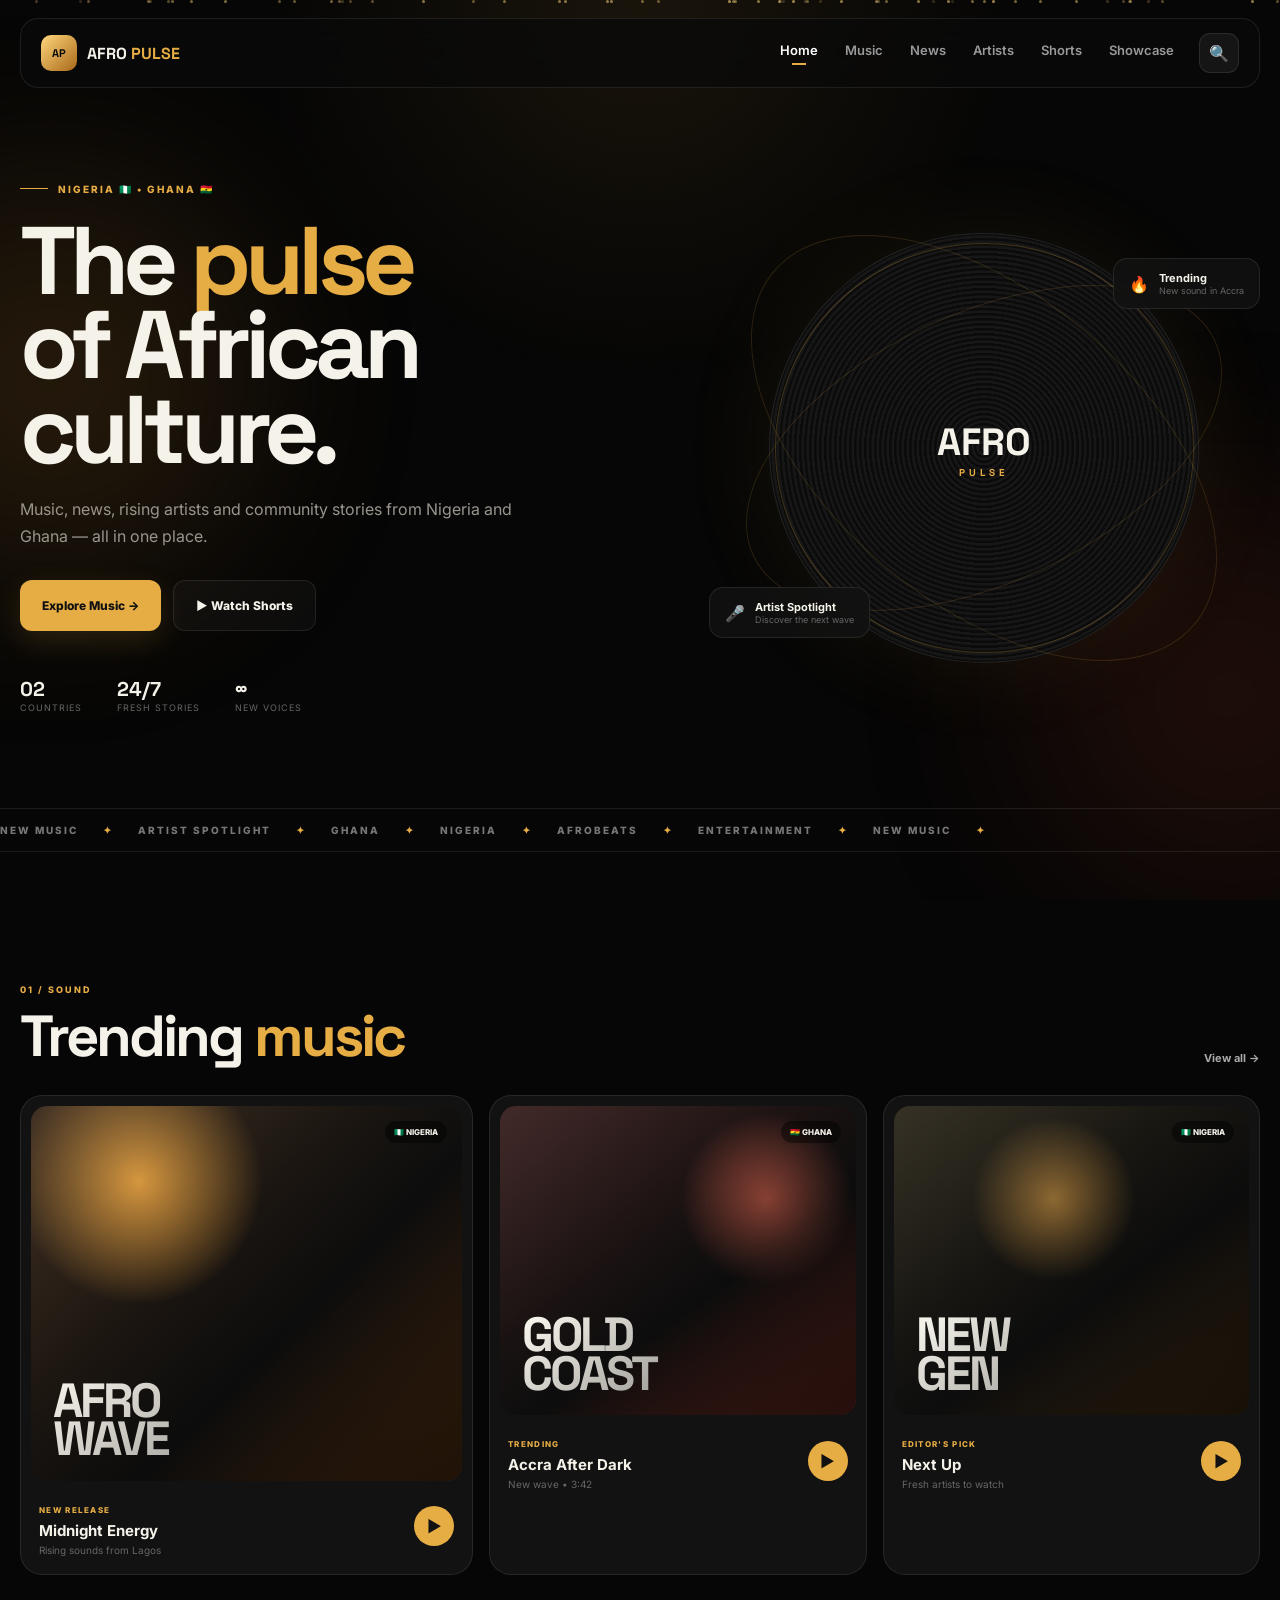
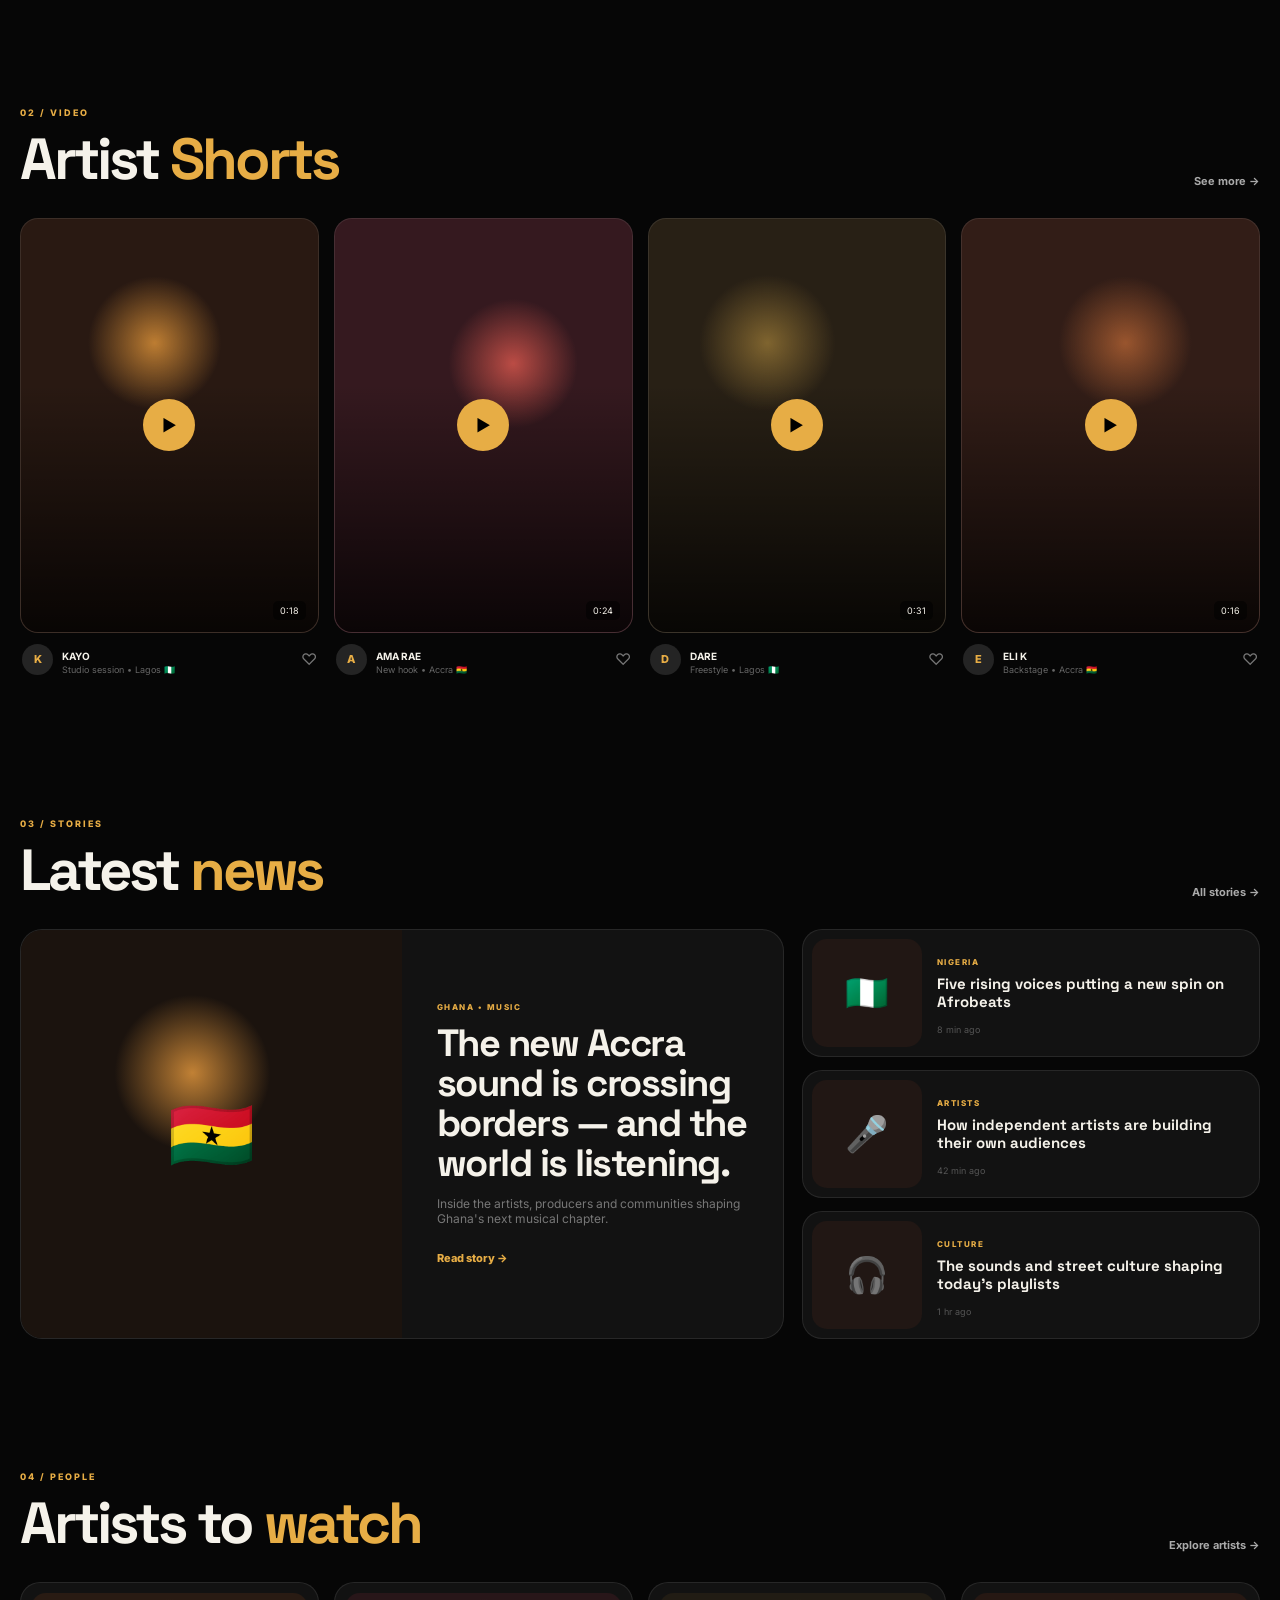
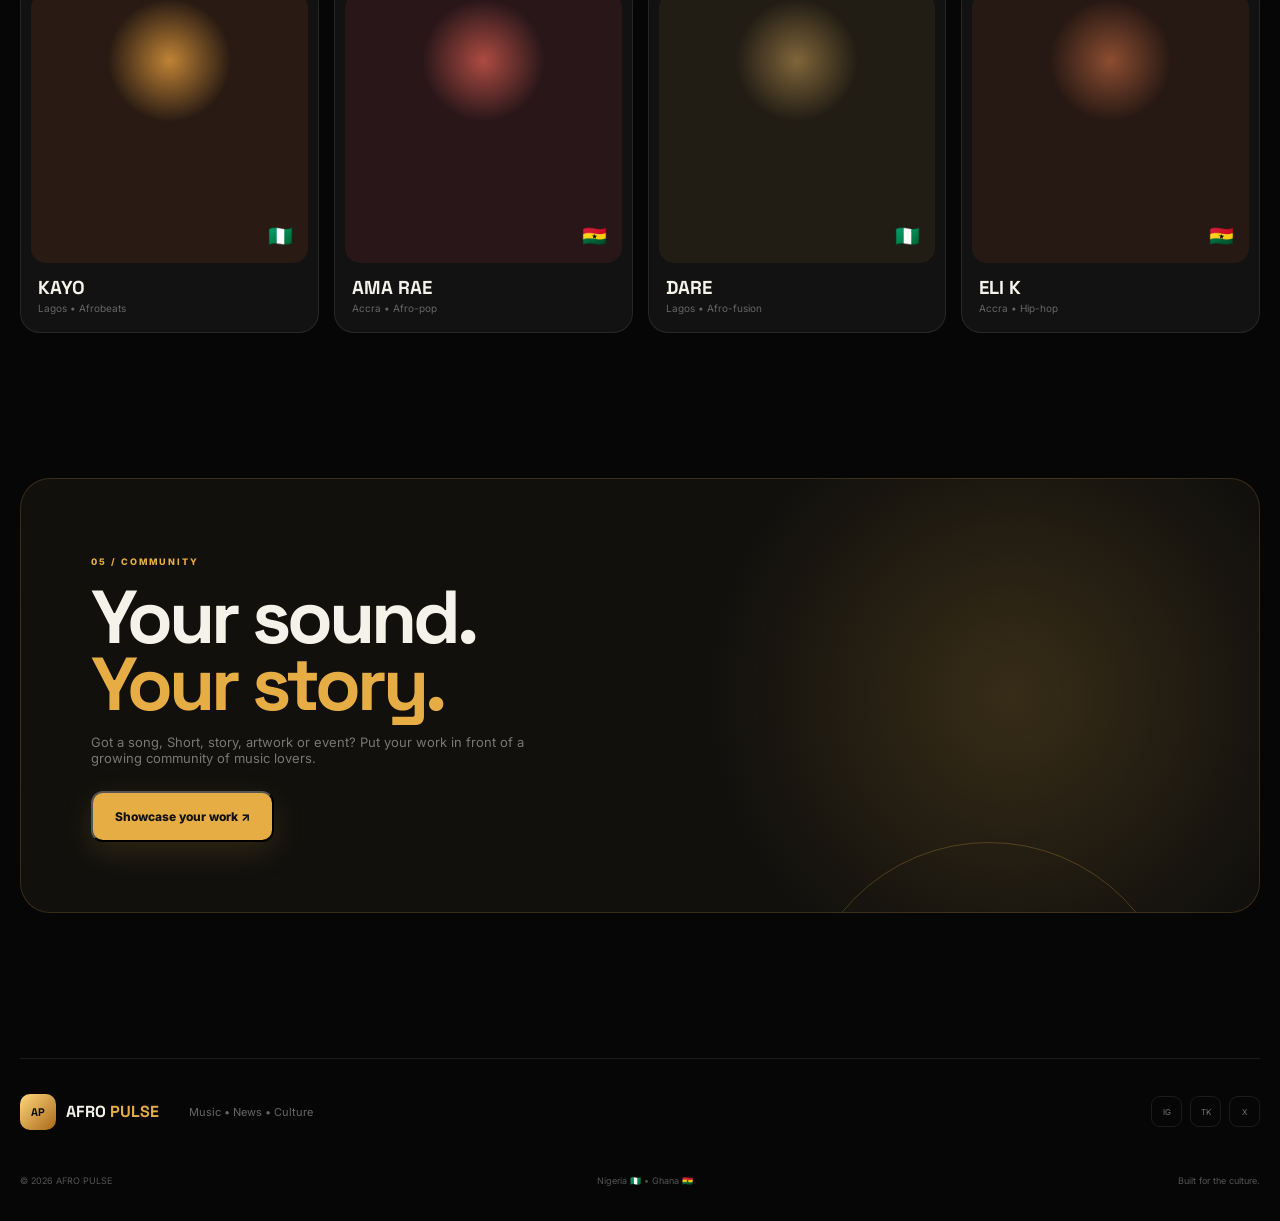
<file: index.html>
<!DOCTYPE html>
<html lang="en">
<head>
  <meta charset="UTF-8">
  <meta name="viewport" content="width=device-width, initial-scale=1.0">

  <meta
    name="description"
    content="AFRO PULSE — Music, news, artists and culture from Nigeria and Ghana."
  >

  <title>AFRO PULSE | Music • News • Culture</title>

  <link rel="preconnect" href="https://fonts.googleapis.com">
  <link rel="preconnect" href="https://fonts.gstatic.com" crossorigin>

  <link
    href="https://fonts.googleapis.com/css2?family=Inter:wght@400;500;600;700;800;900&family=Space+Grotesk:wght@500;600;700&display=swap"
    rel="stylesheet"
  >

  <link rel="stylesheet" href="style.css">
</head>

<body>

  <!-- Animated background -->
  <div class="background">
    <div class="glow glow-one"></div>
    <div class="glow glow-two"></div>
    <div class="particles"></div>
  </div>

  <!-- NAVBAR -->
  <header class="navbar">

    <a href="#home" class="logo">
      <span class="logo-box">AP</span>
      <span>AFRO <strong>PULSE</strong></span>
    </a>

    <nav id="nav">
      <a href="#home" class="active">Home</a>
      <a href="#music">Music</a>
      <a href="#news">News</a>
      <a href="#artists">Artists</a>
      <a href="#shorts">Shorts</a>
      <a href="#showcase">Showcase</a>
    </nav>

    <button class="search-btn" id="searchBtn">
      🔍
    </button>

    <button class="menu-btn" id="menuBtn">
      ☰
    </button>

  </header>


  <!-- HERO -->
  <main>

    <section class="hero" id="home">

      <div class="hero-content">

        <div class="country-label">
          <span></span>
          NIGERIA 🇳🇬 • GHANA 🇬🇭
        </div>

        <h1>
          The <span>pulse</span><br>
          of African<br>
          culture.
        </h1>

        <p>
          Music, news, rising artists and community stories
          from Nigeria and Ghana — all in one place.
        </p>

        <div class="hero-buttons">

          <a href="#music" class="btn primary">
            Explore Music →
          </a>

          <a href="#shorts" class="btn secondary">
            ▶ Watch Shorts
          </a>

        </div>

        <div class="stats">

          <div>
            <strong>02</strong>
            <small>Countries</small>
          </div>

          <div>
            <strong>24/7</strong>
            <small>Fresh stories</small>
          </div>

          <div>
            <strong>∞</strong>
            <small>New voices</small>
          </div>

        </div>

      </div>


      <!-- HERO VISUAL -->

      <div class="hero-visual">

        <div class="orbit orbit-one"></div>
        <div class="orbit orbit-two"></div>

        <div class="record">

          <div class="record-center">
            <span>AFRO</span>
            <small>PULSE</small>
          </div>

        </div>

        <div class="floating-card top-card">
          🔥
          <div>
            <strong>Trending</strong>
            <small>New sound in Accra</small>
          </div>
        </div>

        <div class="floating-card bottom-card">
          🎤
          <div>
            <strong>Artist Spotlight</strong>
            <small>Discover the next wave</small>
          </div>
        </div>

      </div>

    </section>


    <!-- TRENDING BAR -->

    <div class="ticker">

      <div class="ticker-content">

        <span>NEW MUSIC</span>
        <b>✦</b>

        <span>ARTIST SPOTLIGHT</span>
        <b>✦</b>

        <span>GHANA</span>
        <b>✦</b>

        <span>NIGERIA</span>
        <b>✦</b>

        <span>AFROBEATS</span>
        <b>✦</b>

        <span>ENTERTAINMENT</span>
        <b>✦</b>

        <span>NEW MUSIC</span>
        <b>✦</b>

      </div>

    </div>


    <!-- MUSIC -->

    <section class="section" id="music">

      <div class="section-heading">

        <div>
          <small>01 / SOUND</small>
          <h2>Trending <span>music</span></h2>
        </div>

        <a href="#">View all →</a>

      </div>


      <div class="music-grid">

        <article class="music-card">

          <div class="album album-one">

            <span class="country">🇳🇬 NIGERIA</span>

            <strong>
              AFRO<br>
              WAVE
            </strong>

          </div>

          <div class="music-info">

            <div>
              <small>NEW RELEASE</small>
              <h3>Midnight Energy</h3>
              <p>Rising sounds from Lagos</p>
            </div>

            <button class="play-btn">▶</button>

          </div>

        </article>


        <article class="music-card">

          <div class="album album-two">

            <span class="country">🇬🇭 GHANA</span>

            <strong>
              GOLD<br>
              COAST
            </strong>

          </div>

          <div class="music-info">

            <div>
              <small>TRENDING</small>
              <h3>Accra After Dark</h3>
              <p>New wave • 3:42</p>
            </div>

            <button class="play-btn">▶</button>

          </div>

        </article>


        <article class="music-card">

          <div class="album album-three">

            <span class="country">🇳🇬 NIGERIA</span>

            <strong>
              NEW<br>
              GEN
            </strong>

          </div>

          <div class="music-info">

            <div>
              <small>EDITOR'S PICK</small>
              <h3>Next Up</h3>
              <p>Fresh artists to watch</p>
            </div>

            <button class="play-btn">▶</button>

          </div>

        </article>

      </div>

    </section>


    <!-- ARTIST SHORTS -->

    <section class="section" id="shorts">

      <div class="section-heading">

        <div>
          <small>02 / VIDEO</small>
          <h2>Artist <span>Shorts</span></h2>
        </div>

        <a href="#">See more →</a>

      </div>


      <div class="shorts-grid">

        <article class="short-card">

          <div class="short-video video-one">
            <button>▶</button>
            <span>0:18</span>
          </div>

          <div class="short-info">

            <div class="avatar">K</div>

            <div>
              <strong>KAYO</strong>
              <p>Studio session • Lagos 🇳🇬</p>
            </div>

            <span>♡</span>

          </div>

        </article>


        <article class="short-card">

          <div class="short-video video-two">
            <button>▶</button>
            <span>0:24</span>
          </div>

          <div class="short-info">

            <div class="avatar">A</div>

            <div>
              <strong>AMA RAE</strong>
              <p>New hook • Accra 🇬🇭</p>
            </div>

            <span>♡</span>

          </div>

        </article>


        <article class="short-card">

          <div class="short-video video-three">
            <button>▶</button>
            <span>0:31</span>
          </div>

          <div class="short-info">

            <div class="avatar">D</div>

            <div>
              <strong>DARE</strong>
              <p>Freestyle • Lagos 🇳🇬</p>
            </div>

            <span>♡</span>

          </div>

        </article>


        <article class="short-card">

          <div class="short-video video-four">
            <button>▶</button>
            <span>0:16</span>
          </div>

          <div class="short-info">

            <div class="avatar">E</div>

            <div>
              <strong>ELI K</strong>
              <p>Backstage • Accra 🇬🇭</p>
            </div>

            <span>♡</span>

          </div>

        </article>

      </div>

    </section>


    <!-- NEWS -->

    <section class="section" id="news">

      <div class="section-heading">

        <div>
          <small>03 / STORIES</small>
          <h2>Latest <span>news</span></h2>
        </div>

        <a href="#">All stories →</a>

      </div>


      <div class="news-grid">

        <article class="main-news">

          <div class="news-image">
            🇬🇭
          </div>

          <div class="news-content">

            <small>GHANA • MUSIC</small>

            <h3>
              The new Accra sound is crossing borders —
              and the world is listening.
            </h3>

            <p>
              Inside the artists, producers and communities
              shaping Ghana's next musical chapter.
            </p>

            <a href="#">Read story →</a>

          </div>

        </article>


        <div class="news-list">

          <article class="news-item">

            <div class="mini-image">🇳🇬</div>

            <div>
              <small>NIGERIA</small>
              <h3>
                Five rising voices putting a new spin on Afrobeats
              </h3>
              <span>8 min ago</span>
            </div>

          </article>


          <article class="news-item">

            <div class="mini-image">🎤</div>

            <div>
              <small>ARTISTS</small>
              <h3>
                How independent artists are building their own audiences
              </h3>
              <span>42 min ago</span>
            </div>

          </article>


          <article class="news-item">

            <div class="mini-image">🎧</div>

            <div>
              <small>CULTURE</small>
              <h3>
                The sounds and street culture shaping today's playlists
              </h3>
              <span>1 hr ago</span>
            </div>

          </article>

        </div>

      </div>

    </section>


    <!-- ARTISTS -->

    <section class="section artists-section" id="artists">

      <div class="section-heading">

        <div>
          <small>04 / PEOPLE</small>
          <h2>Artists to <span>watch</span></h2>
        </div>

        <a href="#">Explore artists →</a>

      </div>


      <div class="artist-grid">

        <article class="artist-card">
          <div class="artist-photo artist-one">
            <span>🇳🇬</span>
          </div>
          <h3>KAYO</h3>
          <p>Lagos • Afrobeats</p>
        </article>

        <article class="artist-card">
          <div class="artist-photo artist-two">
            <span>🇬🇭</span>
          </div>
          <h3>AMA RAE</h3>
          <p>Accra • Afro-pop</p>
        </article>

        <article class="artist-card">
          <div class="artist-photo artist-three">
            <span>🇳🇬</span>
          </div>
          <h3>DARE</h3>
          <p>Lagos • Afro-fusion</p>
        </article>

        <article class="artist-card">
          <div class="artist-photo artist-four">
            <span>🇬🇭</span>
          </div>
          <h3>ELI K</h3>
          <p>Accra • Hip-hop</p>
        </article>

      </div>

    </section>


    <!-- SHOWCASE -->

    <section class="showcase" id="showcase">

      <div class="showcase-content">

        <small>05 / COMMUNITY</small>

        <h2>
          Your sound.<br>
          <span>Your story.</span>
        </h2>

        <p>
          Got a song, Short, story, artwork or event?
          Put your work in front of a growing community
          of music lovers.
        </p>

        <button class="btn primary" id="showcaseBtn">
          Showcase your work ↗
        </button>

      </div>

      <div class="showcase-orb">
        ✦
      </div>

    </section>

  </main>


  <!-- FOOTER -->

  <footer>

    <div class="footer-top">

      <a href="#home" class="logo">
        <span class="logo-box">AP</span>
        <span>AFRO <strong>PULSE</strong></span>
      </a>

      <p>Music • News • Culture</p>

      <div class="socials">
        <a href="#">IG</a>
        <a href="#">TK</a>
        <a href="#">X</a>
      </div>

    </div>

    <div class="footer-bottom">

      <span>© 2026 AFRO PULSE</span>

      <span>Nigeria 🇳🇬 • Ghana 🇬🇭</span>

      <span>Built for the culture.</span>

    </div>

  </footer>


  <!-- SEARCH -->

  <div class="search-modal" id="searchModal">

    <div class="search-box">

      <button id="closeSearch">×</button>

      <small>SEARCH AFRO PULSE</small>

      <input
        type="search"
        id="searchInput"
        placeholder="Artists, stories, music..."
      >

    </div>

  </div>


  <div class="toast" id="toast">
    Showcase submissions will be connected to the backend soon.
  </div>


  <script src="script.js"></script>

</body>
</html>
</file>
<file: style.css>
:root {
  --black: #060606;
  --dark: #0d0d0d;
  --card: #121212;
  --gold: #e7ad45;
  --gold-light: #ffd77d;
  --white: #f5f2ea;
  --gray: #99958d;
  --line: rgba(255,255,255,.09);
  --max-width: 1240px;
}

* {
  margin: 0;
  padding: 0;
  box-sizing: border-box;
}

html {
  scroll-behavior: smooth;
}

body {
  background: var(--black);
  color: var(--white);
  font-family: "Inter", sans-serif;
  overflow-x: hidden;
}

a {
  color: inherit;
  text-decoration: none;
}

button {
  font: inherit;
  cursor: pointer;
}


/* =========================
   ANIMATED BACKGROUND
========================= */

.background {
  position: fixed;
  inset: 0;
  z-index: -10;
  overflow: hidden;
  background:
    radial-gradient(
      circle at 50% 0%,
      rgba(231,173,69,.09),
      transparent 35%
    );
}

.glow {
  position: absolute;
  width: 400px;
  height: 400px;
  border-radius: 50%;
  filter: blur(100px);
  opacity: .15;
}

.glow-one {
  background: #d88b26;
  left: -150px;
  top: 20%;
  animation: glowMove 14s infinite alternate;
}

.glow-two {
  background: #a93b20;
  right: -150px;
  top: 55%;
  animation: glowMove 18s infinite alternate-reverse;
}

.particles {
  position: absolute;
  inset: 0;
}

.particle {
  position: absolute;
  width: 3px;
  height: 3px;
  border-radius: 50%;
  background: var(--gold-light);
  opacity: .4;
  animation: particleMove linear infinite;
}


/* =========================
   NAVIGATION
========================= */

.navbar {
  width: min(calc(100% - 40px), var(--max-width));
  height: 70px;
  margin: 18px auto 0;

  display: flex;
  align-items: center;

  padding: 0 20px;

  border: 1px solid var(--line);
  border-radius: 18px;

  background: rgba(10,10,10,.75);
  backdrop-filter: blur(20px);

  position: sticky;
  top: 12px;
  z-index: 100;
}

.logo {
  display: flex;
  align-items: center;
  gap: 10px;

  font-family: "Space Grotesk", sans-serif;
  font-weight: 700;
}

.logo strong {
  color: var(--gold);
}

.logo-box {
  width: 36px;
  height: 36px;

  display: grid;
  place-items: center;

  border-radius: 10px;

  background: linear-gradient(
    135deg,
    var(--gold-light),
    #a96818
  );

  color: #080808;
  font-size: 11px;
  font-weight: 900;
}

nav {
  display: flex;
  gap: 27px;
  margin-left: auto;
  margin-right: 25px;
}

nav a {
  color: #999;
  font-size: 13px;
  font-weight: 600;

  transition: .25s;
}

nav a:hover,
nav a.active {
  color: white;
}

nav a.active::after {
  content: "";
  display: block;

  width: 14px;
  height: 2px;

  margin: 5px auto 0;

  background: var(--gold);
}

.search-btn,
.menu-btn {
  width: 40px;
  height: 40px;

  border: 1px solid var(--line);
  border-radius: 11px;

  background: #151515;
  color: white;
}

.menu-btn {
  display: none;
  margin-left: 8px;
}


/* =========================
   HERO
========================= */

.hero {
  width: min(calc(100% - 40px), var(--max-width));
  min-height: 720px;

  margin: auto;

  display: grid;
  grid-template-columns: 1fr .85fr;
  align-items: center;
  gap: 40px;
}

.country-label {
  display: flex;
  align-items: center;
  gap: 10px;

  color: var(--gold);

  font-size: 10px;
  letter-spacing: 2px;
  font-weight: 800;
}

.country-label span {
  width: 28px;
  height: 1px;
  background: var(--gold);
}

.hero h1 {
  font-family: "Space Grotesk", sans-serif;

  font-size: clamp(60px, 7.5vw, 105px);

  line-height: .88;

  letter-spacing: -6px;

  margin: 24px 0;
}

.hero h1 span {
  color: var(--gold);
}

.hero-content > p {
  max-width: 520px;

  color: var(--gray);

  font-size: 16px;
  line-height: 1.7;
}

.hero-buttons {
  display: flex;
  gap: 12px;

  margin-top: 30px;
}

.btn {
  display: inline-flex;
  align-items: center;
  justify-content: center;

  min-height: 51px;

  padding: 0 22px;

  border-radius: 12px;

  font-size: 12px;
  font-weight: 800;

  transition: .25s;
}

.btn:hover {
  transform: translateY(-3px);
}

.primary {
  background: var(--gold);
  color: #111;

  box-shadow:
    0 10px 30px rgba(231,173,69,.15);
}

.primary:hover {
  box-shadow:
    0 15px 40px rgba(231,173,69,.3);
}

.secondary {
  border: 1px solid var(--line);
  background: rgba(255,255,255,.03);
}

.stats {
  display: flex;
  gap: 35px;
  margin-top: 45px;
}

.stats div {
  display: flex;
  flex-direction: column;
}

.stats strong {
  font-family: "Space Grotesk";
  font-size: 20px;
}

.stats small {
  color: #666;
  font-size: 9px;
  text-transform: uppercase;
  letter-spacing: 1px;
}


/* HERO RECORD */

.hero-visual {
  position: relative;

  min-height: 540px;

  display: grid;
  place-items: center;
}

.record {
  width: min(430px, 65vw);
  aspect-ratio: 1;

  border-radius: 50%;

  background:
    repeating-radial-gradient(
      circle,
      #171717 0 2px,
      #0b0b0b 3px 5px
    );

  box-shadow:
    0 0 100px rgba(231,173,69,.08),
    inset 0 0 0 1px rgba(255,255,255,.1);

  animation: spin 28s linear infinite;
}

.record::before {
  content: "";

  position: absolute;
  inset: 12%;

  border-radius: 50%;

  border: 1px solid rgba(231,173,69,.25);
}

.record-center {
  position: absolute;
  inset: 0;

  display: grid;
  place-content: center;

  text-align: center;

  font-family: "Space Grotesk";

  font-size: 38px;
  font-weight: 800;

  animation: reverseSpin 28s linear infinite;
}

.record-center small {
  color: var(--gold);

  font-size: 10px;
  letter-spacing: 4px;
}

.orbit {
  position: absolute;

  border: 1px solid rgba(231,173,69,.15);

  border-radius: 50%;
}

.orbit-one {
  width: 510px;
  height: 270px;

  transform: rotate(-25deg);

  animation: orbit 12s linear infinite;
}

.orbit-two {
  width: 550px;
  height: 310px;

  transform: rotate(40deg);

  animation: orbit 18s linear infinite reverse;
}

.floating-card {
  position: absolute;

  display: flex;
  align-items: center;

  gap: 10px;

  padding: 12px 15px;

  background: rgba(18,18,18,.85);

  border: 1px solid var(--line);

  border-radius: 14px;

  backdrop-filter: blur(12px);

  animation: floatCard 4s ease-in-out infinite;
}

.floating-card div {
  display: flex;
  flex-direction: column;
}

.floating-card strong {
  font-size: 11px;
}

.floating-card small {
  color: #666;
  font-size: 9px;
}

.top-card {
  top: 80px;
  right: 0;
}

.bottom-card {
  bottom: 80px;
  left: 0;

  animation-delay: -2s;
}


/* =========================
   TICKER
========================= */

.ticker {
  border-top: 1px solid var(--line);
  border-bottom: 1px solid var(--line);

  overflow: hidden;
}

.ticker-content {
  width: max-content;

  display: flex;
  gap: 25px;

  padding: 15px 0;

  color: #777;

  font-size: 10px;

  letter-spacing: 2px;
  font-weight: 800;

  animation: ticker 25s linear infinite;
}

.ticker-content b {
  color: var(--gold);
}


/* =========================
   SECTIONS
========================= */

.section {
  width: min(calc(100% - 40px), var(--max-width));

  margin: 125px auto 0;
}

.section-heading {
  display: flex;
  justify-content: space-between;
  align-items: end;

  margin-bottom: 30px;
}

.section-heading small {
  color: var(--gold);

  font-size: 9px;

  letter-spacing: 2px;

  font-weight: 800;
}

.section-heading h2 {
  font-family: "Space Grotesk";

  font-size: clamp(38px, 5vw, 58px);

  line-height: 1;

  letter-spacing: -3px;

  margin-top: 10px;
}

.section-heading h2 span {
  color: var(--gold);
}

.section-heading > a {
  color: #aaa;
  font-size: 11px;
  font-weight: 700;
}


/* =========================
   MUSIC
========================= */

.music-grid {
  display: grid;

  grid-template-columns:
    1.2fr 1fr 1fr;

  gap: 16px;
}

.music-card {
  background: var(--card);

  border: 1px solid var(--line);

  border-radius: 22px;

  padding: 10px;

  transition: .35s;
}

.music-card:hover {
  transform: translateY(-7px);

  border-color:
    rgba(231,173,69,.3);
}

.album {
  aspect-ratio: 1.15;

  border-radius: 16px;

  position: relative;

  display: flex;
  align-items: end;

  padding: 22px;

  overflow: hidden;
}

.album strong {
  font-family: "Space Grotesk";

  font-size: 48px;

  line-height: .8;

  letter-spacing: -3px;
}

.album::after {
  content: "";

  position: absolute;
  inset: 0;

  background:
    linear-gradient(
      140deg,
      rgba(255,255,255,.08),
      transparent 40%,
      rgba(0,0,0,.7)
    );

  pointer-events: none;
}

.album-one {
  background:
    radial-gradient(
      circle at 25% 20%,
      #d49338,
      transparent 28%
    ),
    linear-gradient(
      135deg,
      #312012,
      #101010 60%,
      #6b3c17
    );
}

.album-two {
  background:
    radial-gradient(
      circle at 75% 30%,
      #9c4a3b,
      transparent 25%
    ),
    linear-gradient(
      145deg,
      #321817,
      #101010 60%,
      #7b3025
    );
}

.album-three {
  background:
    radial-gradient(
      circle at 45% 30%,
      #8c6731,
      transparent 28%
    ),
    linear-gradient(
      145deg,
      #252013,
      #101010 60%,
      #4e3618
    );
}

.country {
  position: absolute;

  top: 15px;
  right: 15px;

  z-index: 2;

  padding: 6px 9px;

  border-radius: 20px;

  background: rgba(0,0,0,.45);

  font-size: 8px;
  font-weight: 800;
}

.music-info {
  display: flex;
  justify-content: space-between;
  align-items: center;

  padding: 16px 8px 8px;
}

.music-info small {
  color: var(--gold);

  font-size: 8px;

  letter-spacing: 1.3px;

  font-weight: 800;
}

.music-info h3 {
  font-size: 15px;

  margin: 4px 0;
}

.music-info p {
  color: #666;

  font-size: 10px;
}

.play-btn {
  width: 40px;
  height: 40px;

  border-radius: 50%;

  background: var(--gold);

  color: #111;

  border: none;

  transition: .2s;
}

.play-btn:hover {
  transform: scale(1.1);
}


/* =========================
   SHORTS
========================= */

.shorts-grid {
  display: grid;

  grid-template-columns:
    repeat(4, 1fr);

  gap: 15px;
}

.short-video {
  aspect-ratio: .72;

  border-radius: 18px;

  border: 1px solid var(--line);

  position: relative;

  display: grid;
  place-items: center;

  overflow: hidden;

  transition: .35s;
}

.short-card:hover .short-video {
  transform: translateY(-6px);
}

.short-video::after {
  content: "";

  position: absolute;
  inset: 0;

  background:
    linear-gradient(
      180deg,
      transparent 40%,
      rgba(0,0,0,.8)
    );
}

.video-one {
  background:
    radial-gradient(circle at 45% 30%, #bd7d32, transparent 20%),
    #291912;
}

.video-two {
  background:
    radial-gradient(circle at 60% 35%, #bb4c45, transparent 20%),
    #35191f;
}

.video-three {
  background:
    radial-gradient(circle at 40% 30%, #7f642f, transparent 20%),
    #282015;
}

.video-four {
  background:
    radial-gradient(circle at 55% 30%, #99552e, transparent 20%),
    #321d17;
}

.short-video button {
  width: 52px;
  height: 52px;

  border-radius: 50%;

  background: var(--gold);

  border: none;

  z-index: 2;
}

.short-video > span {
  position: absolute;

  bottom: 12px;
  right: 12px;

  z-index: 3;

  background: rgba(0,0,0,.55);

  padding: 4px 7px;

  border-radius: 5px;

  font-size: 9px;
}

.short-info {
  display: flex;
  align-items: center;

  gap: 9px;

  padding: 11px 2px;
}

.short-info > div:nth-child(2) {
  flex: 1;
}

.short-info strong {
  font-size: 10px;
}

.short-info p {
  color: #666;
  font-size: 9px;
}

.short-info > span {
  color: #777;
}

.avatar {
  width: 31px;
  height: 31px;

  display: grid;
  place-items: center;

  border-radius: 50%;

  background: #242424;

  color: var(--gold);

  font-size: 11px;
  font-weight: 800;
}


/* =========================
   NEWS
========================= */

.news-grid {
  display: grid;

  grid-template-columns: 1.25fr .75fr;

  gap: 18px;
}

.main-news {
  display: grid;

  grid-template-columns: 1fr 1fr;

  background: var(--card);

  border: 1px solid var(--line);

  border-radius: 22px;

  overflow: hidden;
}

.news-image {
  min-height: 370px;

  display: grid;
  place-items: center;

  font-size: 70px;

  background:
    radial-gradient(
      circle at 45% 35%,
      #c18135,
      transparent 23%
    ),
    #1b130e;
}

.news-content {
  padding: 35px;

  display: flex;
  flex-direction: column;
  justify-content: center;
}

.news-content small,
.news-item small {
  color: var(--gold);

  font-size: 8px;

  letter-spacing: 1.5px;

  font-weight: 800;
}

.news-content h3 {
  font-family: "Space Grotesk";

  font-size: clamp(24px, 3vw, 38px);

  line-height: 1.05;

  letter-spacing: -1.5px;

  margin: 12px 0;
}

.news-content p {
  color: #777;

  font-size: 12px;
}

.news-content a {
  color: var(--gold);

  font-size: 11px;

  font-weight: 800;

  margin-top: 25px;
}

.news-list {
  display: flex;

  flex-direction: column;

  gap: 13px;
}

.news-item {
  display: grid;

  grid-template-columns: 110px 1fr;

  gap: 15px;

  align-items: center;

  padding: 9px;

  background: var(--card);

  border: 1px solid var(--line);

  border-radius: 20px;
}

.mini-image {
  min-height: 108px;

  border-radius: 15px;

  display: grid;
  place-items: center;

  font-size: 35px;

  background: #211714;
}

.news-item h3 {
  font-family: "Space Grotesk";

  font-size: 15px;

  line-height: 1.2;

  margin: 6px 0;
}

.news-item span {
  color: #555;

  font-size: 9px;
}


/* =========================
   ARTISTS
========================= */

.artist-grid {
  display: grid;

  grid-template-columns:
    repeat(4, 1fr);

  gap: 15px;
}

.artist-card {
  background: var(--card);

  border: 1px solid var(--line);

  padding: 10px;

  border-radius: 20px;

  transition: .3s;
}

.artist-card:hover {
  transform: translateY(-6px);
}

.artist-photo {
  height: 270px;

  border-radius: 15px;

  display: flex;

  align-items: end;

  justify-content: flex-end;

  padding: 15px;

  font-size: 20px;
}

.artist-one {
  background:
    radial-gradient(circle at 50% 25%, #c08335, transparent 25%),
    #291b13;
}

.artist-two {
  background:
    radial-gradient(circle at 50% 25%, #ad4b42, transparent 25%),
    #281619;
}

.artist-three {
  background:
    radial-gradient(circle at 50% 25%, #80653a, transparent 25%),
    #211c14;
}

.artist-four {
  background:
    radial-gradient(circle at 50% 25%, #8c4d31, transparent 25%),
    #261813;
}

.artist-card h3 {
  font-family: "Space Grotesk";

  margin: 13px 7px 3px;
}

.artist-card p {
  color: #666;

  font-size: 10px;

  margin: 0 7px 8px;
}


/* =========================
   SHOWCASE
========================= */

.showcase {
  width: min(calc(100% - 40px), var(--max-width));

  min-height: 390px;

  margin: 145px auto;

  padding: 70px;

  border: 1px solid rgba(231,173,69,.18);

  border-radius: 30px;

  overflow: hidden;

  position: relative;

  background:
    radial-gradient(
      circle at 80% 50%,
      rgba(231,173,69,.18),
      transparent 30%
    ),
    #11100d;
}

.showcase-content {
  max-width: 560px;

  position: relative;

  z-index: 2;
}

.showcase small {
  color: var(--gold);

  font-size: 9px;

  letter-spacing: 2px;

  font-weight: 800;
}

.showcase h2 {
  font-family: "Space Grotesk";

  font-size: clamp(45px, 6vw, 75px);

  line-height: .9;

  letter-spacing: -4px;

  margin: 15px 0;
}

.showcase h2 span {
  color: var(--gold);
}

.showcase p {
  color: #777;

  font-size: 13px;

  max-width: 460px;

  margin-bottom: 25px;
}

.showcase-orb {
  position: absolute;

  width: 380px;
  height: 380px;

  right: 80px;

  border-radius: 50%;

  border: 1px solid rgba(231,173,69,.25);

  display: grid;
  place-items: center;

  color: rgba(231,173,69,.4);

  font-size: 130px;

  animation: spin 22s linear infinite;
}


/* =========================
   FOOTER
========================= */

footer {
  width: min(calc(100% - 40px), var(--max-width));

  margin: auto;

  border-top: 1px solid var(--line);

  padding: 35px 0;
}

.footer-top {
  display: flex;

  align-items: center;

  gap: 30px;
}

.footer-top p {
  color: #666;

  font-size: 11px;
}

.socials {
  margin-left: auto;

  display: flex;

  gap: 8px;
}

.socials a {
  width: 31px;
  height: 31px;

  display: grid;
  place-items: center;

  border: 1px solid var(--line);

  border-radius: 9px;

  color: #777;

  font-size: 8px;
}

.footer-bottom {
  display: flex;

  justify-content: space-between;

  margin-top: 45px;

  color: #555;

  font-size: 9px;
}


/* =========================
   SEARCH
========================= */

.search-modal {
  position: fixed;

  inset: 0;

  z-index: 200;

  display: grid;
  place-items: start center;

  padding-top: 120px;

  background: rgba(0,0,0,.75);

  backdrop-filter: blur(15px);

  opacity: 0;

  pointer-events: none;

  transition: .25s;
}

.search-modal.open {
  opacity: 1;

  pointer-events: auto;
}

.search-box {
  width: min(620px, calc(100% - 30px));

  background: #141414;

  border: 1px solid var(--line);

  border-radius: 18px;

  padding: 28px;

  position: relative;
}

.search-box small {
  color: var(--gold);

  letter-spacing: 2px;

  font-size: 9px;
}

.search-box input {
  width: 100%;

  margin-top: 15px;

  padding: 10px 0;

  background: transparent;

  border: none;

  outline: none;

  color: white;

  font-family: "Space Grotesk";

  font-size: 28px;
}

#closeSearch {
  position: absolute;

  right: 18px;
  top: 12px;

  background: none;

  border: none;

  color: #777;

  font-size: 28px;
}


/* TOAST */

.toast {
  position: fixed;

  bottom: 25px;

  left: 50%;

  transform: translate(-50%, 30px);

  padding: 13px 18px;

  border-radius: 12px;

  background: var(--gold);

  color: #111;

  font-size: 11px;

  font-weight: 800;

  opacity: 0;

  transition: .3s;

  pointer-events: none;

  z-index: 300;
}

.toast.show {
  opacity: 1;

  transform: translate(-50%, 0);
}


/* =========================
   ANIMATIONS
========================= */

@keyframes glowMove {
  from {
    transform: translate(0,0);
  }

  to {
    transform: translate(130px,80px) scale(1.15);
  }
}

@keyframes particleMove {
  from {
    transform: translateY(100vh);
  }

  to {
    transform: translateY(-10vh);
  }
}

@keyframes spin {
  to {
    transform: rotate(360deg);
  }
}

@keyframes reverseSpin {
  to {
    transform: rotate(-360deg);
  }
}

@keyframes orbit {
  to {
    transform: rotate(400deg);
  }
}

@keyframes floatCard {
  50% {
    transform: translateY(-9px);
  }
}

@keyframes ticker {
  to {
    transform: translateX(-50%);
  }
}


/* =========================
   RESPONSIVE
========================= */

@media (max-width: 900px) {

  nav {
    gap: 14px;
  }

  .hero {
    grid-template-columns: 1fr;

    padding-top: 70px;
  }

  .hero-visual {
    min-height: 430px;
  }

  .music-grid {
    grid-template-columns: 1fr 1fr;
  }

  .music-card:first-child {
    grid-column: span 2;
  }

  .shorts-grid {
    grid-template-columns: 1fr 1fr;
  }

  .news-grid {
    grid-template-columns: 1fr;
  }

  .artist-grid {
    grid-template-columns: 1fr 1fr;
  }

  .showcase-orb {
    right: -100px;
    opacity: .5;
  }
}


@media (max-width: 680px) {

  .navbar {
    width: calc(100% - 20px);
  }

  nav {
    display: none;

    position: absolute;

    left: 10px;
    right: 10px;
    top: 65px;

    padding: 12px;

    flex-direction: column;

    background: #111;

    border: 1px solid var(--line);

    border-radius: 14px;
  }

  nav.open {
    display: flex;
  }

  nav a {
    padding: 10px;
  }

  .menu-btn {
    display: block;
  }

  .hero,
  .section,
  .showcase,
  footer {
    width: calc(100% - 25px);
  }

  .hero {
    padding-top: 80px;
  }

  .hero h1 {
    letter-spacing: -4px;
  }

  .hero-buttons {
    flex-direction: column;
  }

  .stats {
    gap: 22px;
  }

  .record {
    width: 330px;
  }

  .orbit-one {
    width: 370px;
    height: 200px;
  }

  .orbit-two {
    width: 400px;
    height: 230px;
  }

  .music-grid,
  .shorts-grid,
  .artist-grid {
    grid-template-columns: 1fr 1fr;
  }

  .music-card:first-child {
    grid-column: span 2;
  }

  .main-news {
    grid-template-columns: 1fr;
  }

  .news-image {
    min-height: 230px;
  }

  .showcase {
    padding: 45px 25px;

    min-height: 430px;
  }

  .showcase-orb {
    width: 260px;
    height: 260px;

    right: -100px;
    bottom: -80px;
  }

  .footer-top,
  .footer-bottom {
    flex-wrap: wrap;
    gap: 15px;
  }

  .footer-bottom {
    flex-direction: column;
  }
}


@media (prefers-reduced-motion: reduce) {

  *,
  *::before,
  *::after {
    animation-duration: .01ms !important;
    transition-duration: .01ms !important;
  }
}
</file>
